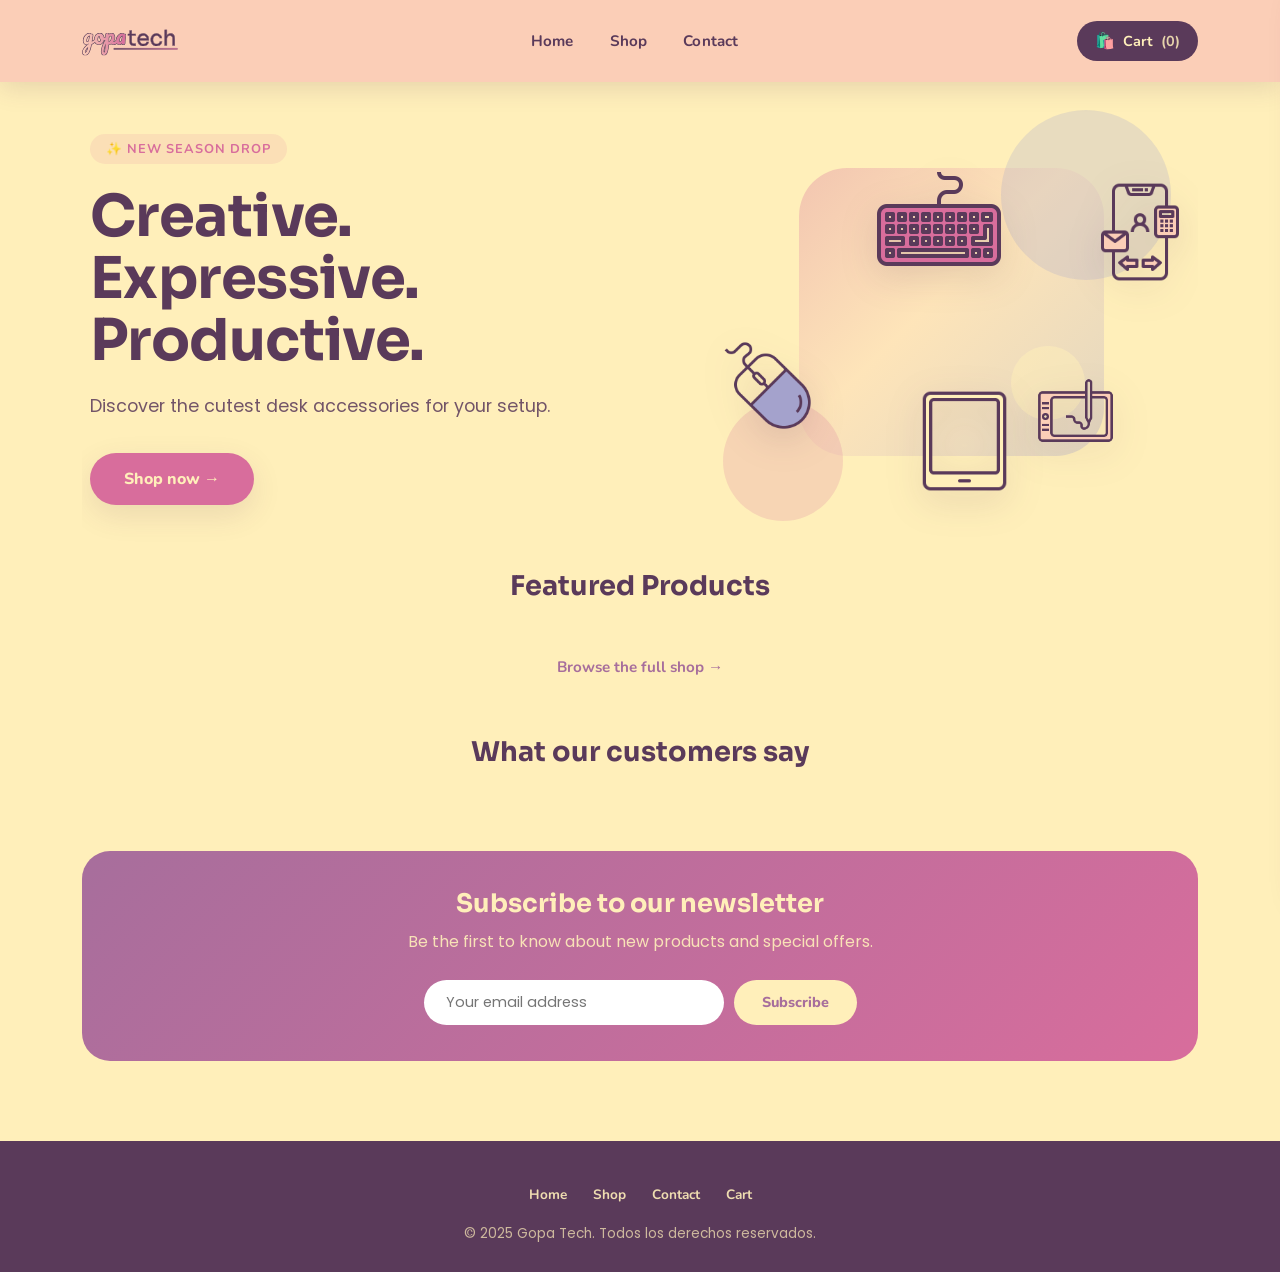
<file: index.html>
<!DOCTYPE html>
<html lang="es">
<head>
  <meta charset="UTF-8" />
  <meta name="viewport" content="width=device-width, initial-scale=1.0" />
  <title>Gopa Tech</title>
  <link rel="stylesheet" href="styles.css" />
</head>
<body>

  <!-- NAVBAR -->
  <header class="navbar">
    <div class="navbar-inner">
      <a href="index.html" class="navbar-brand">
        <img src="img/logo.svg" alt="Gopa Tech" class="logo-imagen" />
      </a>

      <nav class="navbar-nav">
        <ul>
          <li><a href="index.html">Home</a></li>
          <li><a href="tienda.html">Shop</a></li>
          <li><a href="contacto.html">Contact</a></li>
        </ul>
      </nav>

      <button class="link-carrito" id="abrir-carrito">
        <span class="cart-emoji" aria-hidden="true">🛍️</span>
        <span class="cart-label">Cart</span>
        <span id="contador-carrito" class="cart-count">(0)</span>
      </button>
    </div>
  </header>

  <!-- PANEL LATERAL DEL CARRITO -->
  <div id="fondo-carrito" class="fondo-carrito"></div>
  <aside id="panel-carrito" class="panel-carrito">
    <div class="panel-carrito-header">
      <h2>Cart</h2>
      <button id="cerrar-carrito" class="cerrar-carrito" aria-label="Cerrar carrito">✕</button>
    </div>

    <div id="panel-carrito-items" class="panel-carrito-items">
      <!-- Se llena con JavaScript -->
    </div>

    <div class="panel-carrito-footer">
      <p class="panel-carrito-total">Total: <span id="panel-carrito-total">$0</span></p>
      <a href="carrito.html" class="btn-ver-carrito">View full cart</a>
    </div>
  </aside>

  <!-- CONTENIDO PRINCIPAL -->
  <main>

    <!-- HERO -->
    <section class="hero">
      <div class="hero-inner">
        <div class="hero-copy">
          <p class="hero-kicker">✨ New season drop</p>
          <h1 class="hero-title">Creative. Expressive.<br />Productive.</h1>
          <p class="hero-subtitle">Discover the cutest desk accessories for your setup.</p>
          <a href="tienda.html" class="btn-primary">Shop now →</a>
        </div>

        <div class="hero-visual" aria-hidden="true">
          <span class="hero-bg-rect"></span>
          <span class="hero-bg-circle hero-bg-circle--1"></span>
          <span class="hero-bg-circle hero-bg-circle--2"></span>
          <span class="hero-bg-circle hero-bg-circle--3"></span>

          <img src="img/hero-icons/teclado.png" alt="" class="hero-icon hero-icon--1" loading="lazy" />
          <img src="img/hero-icons/raton.png" alt="" class="hero-icon hero-icon--2" loading="lazy" />
          <img src="img/hero-icons/telefono-inteligente.png" alt="" class="hero-icon hero-icon--3" loading="lazy" />
          <img src="img/hero-icons/tableta.png" alt="" class="hero-icon hero-icon--4" loading="lazy" />
          <img src="img/hero-icons/tableta-digitalizadora.png" alt="" class="hero-icon hero-icon--5" loading="lazy" />
        </div>
      </div>
    </section>

    <!-- SECCIÓN PRODUCTOS DESTACADOS -->
    <section class="productos-destacados">
      <h2>Featured Products</h2>

      <div class="contenedor-productos" id="destacados">
      </div>

      <a href="tienda.html" class="ver-catalogo">Browse the full shop →</a>
    </section>

    <!-- SECCIÓN RESEÑAS -->
    <section class="resenas">
      <h2>What our customers say</h2>

      <div id="lista-resenas" class="lista-resenas">
        <!-- Se llena con JavaScript -->
      </div>

    </section>

    <!-- SECCIÓN NEWSLETTER -->
    <section class="newsletter">
      <h2>Subscribe to our newsletter</h2>
      <p>Be the first to know about new products and special offers.</p>
      <form>
        <input type="email" placeholder="Your email address" />
        <button type="submit">Subscribe</button>
      </form>
    </section>

  </main>

  <!-- PIE DE PÁGINA -->
  <footer>
    <div class="footer-inner">
      <nav>
        <ul>
          <li><a href="index.html">Home</a></li>
          <li><a href="tienda.html">Shop</a></li>
          <li><a href="contacto.html">Contact</a></li>
          <li><a href="carrito.html">Cart</a></li>
        </ul>
      </nav>
      <p>© 2025 Gopa Tech. Todos los derechos reservados.</p>
    </div>
  </footer>

  <script src="script.js"></script>
</body>
</html>
</file>
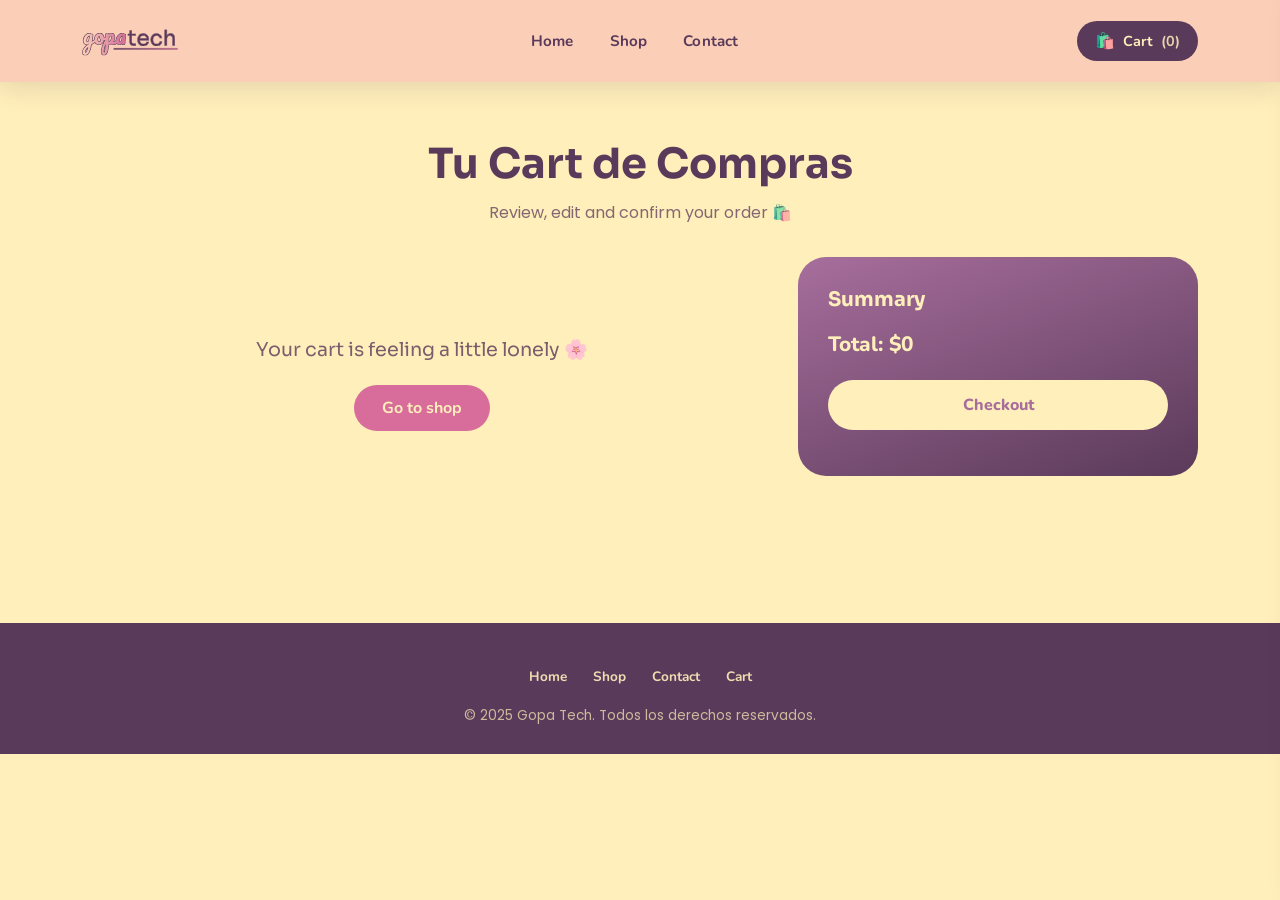
<file: carrito.html>
<!DOCTYPE html>
<html lang="es">
<head>
  <meta charset="UTF-8" />
  <meta name="viewport" content="width=device-width, initial-scale=1.0" />
  <meta name="description" content="Revisá y editá los productos de tu carrito de compras en Gopa Tech." />
  <title>Cart — Gopa Tech</title>
  <link rel="stylesheet" href="styles.css" />
</head>
<body>

  <!-- NAVBAR -->
  <header class="navbar">
    <div class="navbar-inner">
      <a href="index.html" class="navbar-brand">
        <img src="img/logo.svg" alt="Gopa Tech" class="logo-imagen" />
      </a>

      <nav class="navbar-nav">
        <ul>
          <li><a href="index.html">Home</a></li>
          <li><a href="tienda.html">Shop</a></li>
          <li><a href="contacto.html">Contact</a></li>
        </ul>
      </nav>

      <button class="link-carrito" id="abrir-carrito">
        <span class="cart-emoji" aria-hidden="true">🛍️</span>
        <span class="cart-label">Cart</span>
        <span id="contador-carrito" class="cart-count">(0)</span>
      </button>
    </div>
  </header>

  <!-- PANEL LATERAL DEL CARRITO -->
  <div id="fondo-carrito" class="fondo-carrito"></div>
  <aside id="panel-carrito" class="panel-carrito">
    <div class="panel-carrito-header">
      <h2>Tu Cart 🛍️</h2>
      <button id="cerrar-carrito" class="cerrar-carrito" aria-label="Cerrar carrito">✕</button>
    </div>

    <div id="panel-carrito-items" class="panel-carrito-items">
      <!-- Se llena con JavaScript -->
    </div>

    <div class="panel-carrito-footer">
      <p class="panel-carrito-total">Total: <span id="panel-carrito-total">$0</span></p>
      <a href="carrito.html" class="btn-ver-carrito">View full cart</a>
    </div>
  </aside>

  <!-- CONTENIDO PRINCIPAL -->
  <main>

    <!-- TÍTULO -->
    <section class="titulo-pagina">
      <h1>Tu Cart de Compras</h1>
      <p>Review, edit and confirm your order 🛍️</p>
    </section>

    <!-- CONTENEDOR DEL CARRITO -->
    <section class="carrito-pagina">

      <div id="lista-carrito" class="lista-carrito">
        <!-- Se llena con JavaScript -->
      </div>

      <div class="resumen-carrito">
        <h3>Summary</h3>
        <p class="resumen-linea">Total: <span id="total-carrito">$0</span></p>
        <button id="finalizar-compra" class="btn-finalizar">Checkout</button>
        <p id="mensaje-compra" class="mensaje-compra"></p>
      </div>

    </section>

  </main>

  <!-- PIE DE PÁGINA -->
  <footer>
    <div class="footer-inner">
      <nav>
        <ul>
          <li><a href="index.html">Home</a></li>
          <li><a href="tienda.html">Shop</a></li>
          <li><a href="contacto.html">Contact</a></li>
          <li><a href="carrito.html">Cart</a></li>
        </ul>
      </nav>
      <p>© 2025 Gopa Tech. Todos los derechos reservados.</p>
    </div>
  </footer>

  <script src="script.js"></script>
</body>
</html>
</file>
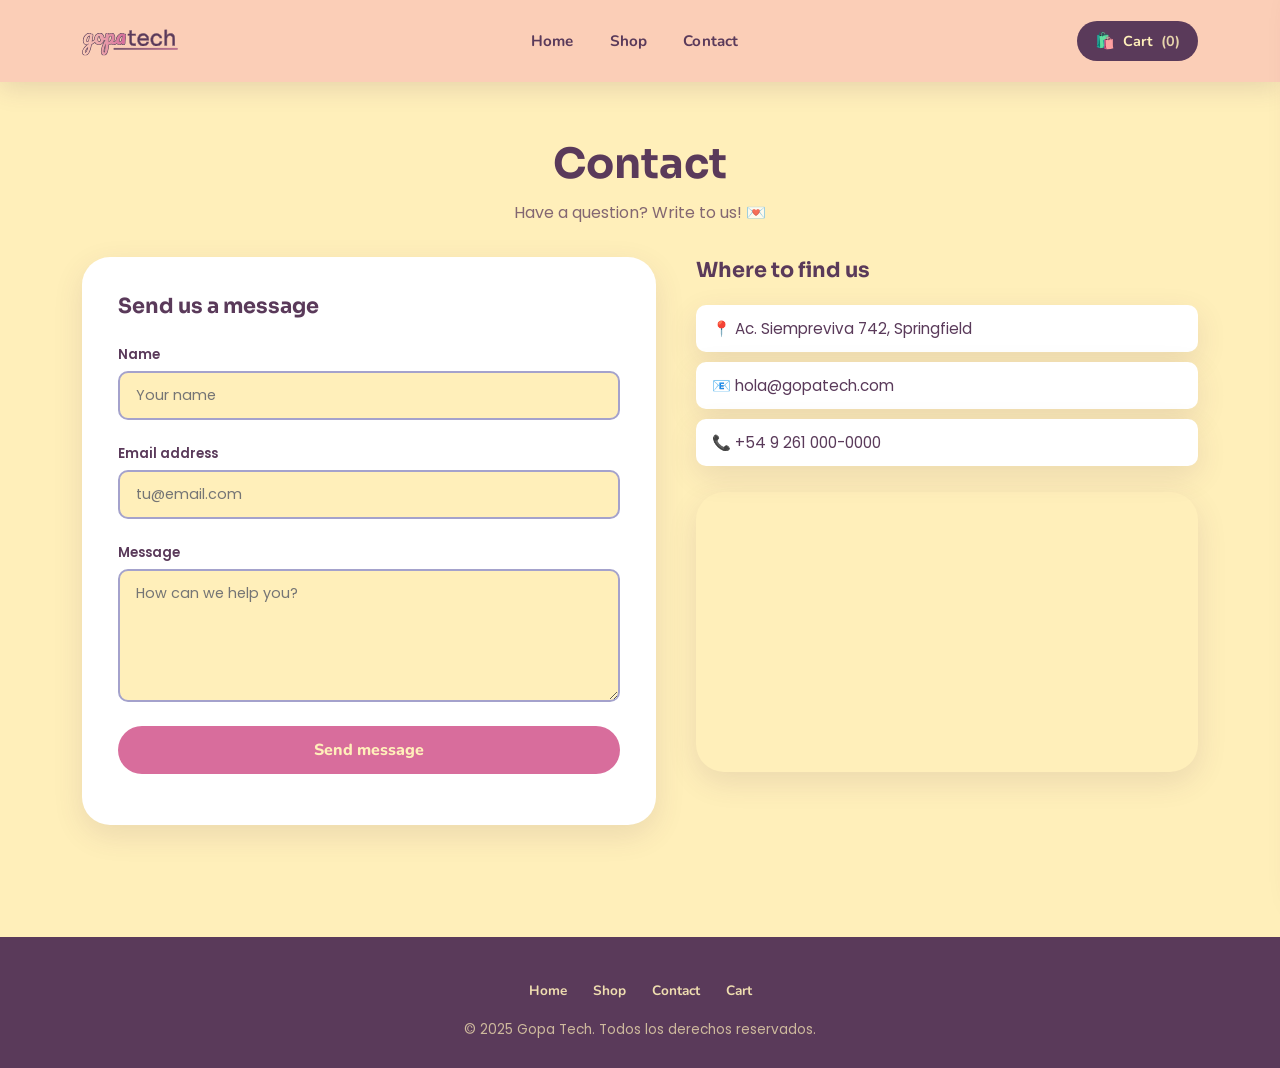
<file: contacto.html>
<!DOCTYPE html>
<html lang="es">
<head>
  <meta charset="UTF-8" />
  <meta name="viewport" content="width=device-width, initial-scale=1.0" />
  <title>Contact — Gopa Tech</title>
  <link rel="stylesheet" href="styles.css" />
  <link rel="stylesheet" href="contacto.css" />
</head>
<body>

  <!-- NAVBAR -->
  <header class="navbar">
    <div class="navbar-inner">
      <a href="index.html" class="navbar-brand">
        <img src="img/logo.svg" alt="Gopa Tech" class="logo-imagen" />
      </a>

      <nav class="navbar-nav">
        <ul>
          <li><a href="index.html">Home</a></li>
          <li><a href="tienda.html">Shop</a></li>
          <li><a href="contacto.html">Contact</a></li>
        </ul>
      </nav>

      <button class="link-carrito" id="abrir-carrito">
        <span class="cart-emoji" aria-hidden="true">🛍️</span>
        <span class="cart-label">Cart</span>
        <span id="contador-carrito" class="cart-count">(0)</span>
      </button>
    </div>
  </header>

  <!-- PANEL LATERAL DEL CARRITO -->
  <div id="fondo-carrito" class="fondo-carrito"></div>
  <aside id="panel-carrito" class="panel-carrito">
    <div class="panel-carrito-header">
      <h2>Tu Cart 🛍️</h2>
      <button id="cerrar-carrito" class="cerrar-carrito" aria-label="Cerrar carrito">✕</button>
    </div>

    <div id="panel-carrito-items" class="panel-carrito-items">
      <!-- Se llena con JavaScript -->
    </div>

    <div class="panel-carrito-footer">
      <p class="panel-carrito-total">Total: <span id="panel-carrito-total">$0</span></p>
      <a href="carrito.html" class="btn-ver-carrito">View full cart</a>
    </div>
  </aside>

  <!-- CONTENIDO PRINCIPAL -->
  <main>

    <!-- TÍTULO -->
    <section class="titulo-pagina">
      <h1>Contact</h1>
      <p>Have a question? Write to us! 💌</p>
    </section>

    <!-- CONTENEDOR CONTACTO -->
    <section class="contacto-contenedor">

      <!-- FORMULARIO -->
      <section class="formulario-contacto">
        <h3>Send us a message</h3>
        <form id="form-contacto" action="https://formspree.io/f/YOUR_FORM_ID" method="POST" novalidate>

          <div class="campo">
            <label for="nombre">Name</label>
            <input type="text" id="nombre" name="nombre" placeholder="Your name" />
            <span class="error-msg" id="error-nombre"></span>
          </div>

          <div class="campo">
            <label for="email">Email address</label>
            <input type="email" id="email" name="email" placeholder="tu@email.com" />
            <span class="error-msg" id="error-email"></span>
          </div>

          <div class="campo">
            <label for="mensaje">Message</label>
            <textarea id="mensaje" name="mensaje" rows="5" placeholder="How can we help you?"></textarea>
            <span class="error-msg" id="error-mensaje"></span>
          </div>

          <button type="submit">Send message</button>
          <p id="exito-contacto" class="exito-msg"></p>

        </form>
      </section>

      <!-- INFO Y MAPA -->
      <section class="info-contacto">
        <h3>Where to find us</h3>

        <ul class="datos">
          <li>📍 Ac. Siempreviva 742, Springfield</li>
          <li>📧 hola@gopatech.com</li>
          <li>📞 +54 9 261 000-0000</li>
        </ul>

        <!-- MAPA EMBEBIDO -->
        <iframe
          src="https://www.google.com/maps/embed?pb=!1m18!1m12!1m3!1d3347.1!2d-68.85!3d-32.89!2m3!1f0!2f0!3f0!3m2!1i1024!2i768!4f13.1!3m3!1m2!1s0x0%3A0x0!2zMzLCsDUzJzI0LjAiUyA2OMKwNTEnMDAuMCJX!5e0!3m2!1ses!2sar!4v1234567890"
          width="100%"
          height="280"
          style="border:0;"
          allowfullscreen=""
          loading="lazy"
          title="Mapa de ubicación Gopa Tech">
        </iframe>

      </section>

    </section>

  </main>

  <!-- PIE DE PÁGINA -->
  <footer>
    <div class="footer-inner">
      <nav>
        <ul>
          <li><a href="index.html">Home</a></li>
          <li><a href="tienda.html">Shop</a></li>
          <li><a href="contacto.html">Contact</a></li>
          <li><a href="carrito.html">Cart</a></li>
        </ul>
      </nav>
      <p>© 2025 Gopa Tech. Todos los derechos reservados.</p>
    </div>
  </footer>

  <script src="script.js"></script>
</body>
</html>
</file>
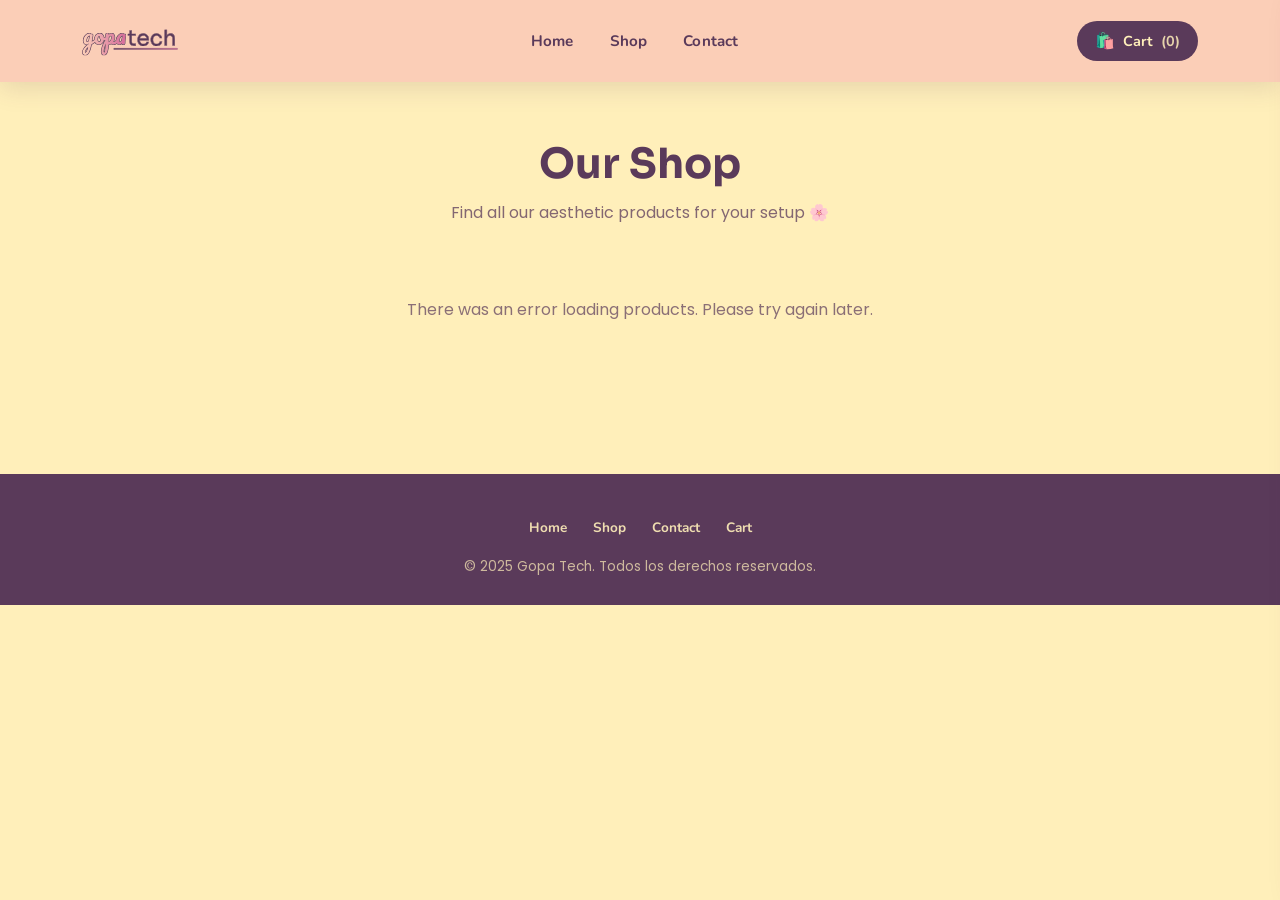
<file: tienda.html>
<!DOCTYPE html>
<html lang="es">
<head>
  <meta charset="UTF-8" />
  <meta name="viewport" content="width=device-width, initial-scale=1.0" />
  <meta name="description" content="Catálogo completo de accesorios de escritorio aesthetic en Gopa Tech: teclados, mousepads, auriculares y más." />
  <title>Shop — Gopa Tech</title>
  <link rel="stylesheet" href="styles.css" />
</head>
<body>

  <!-- NAVBAR -->
  <header class="navbar">
    <div class="navbar-inner">
      <a href="index.html" class="navbar-brand">
        <img src="img/logo.svg" alt="Gopa Tech" class="logo-imagen" />
      </a>

      <nav class="navbar-nav">
        <ul>
          <li><a href="index.html">Home</a></li>
          <li><a href="tienda.html">Shop</a></li>
          <li><a href="contacto.html">Contact</a></li>
        </ul>
      </nav>

      <button class="link-carrito" id="abrir-carrito">
        <span class="cart-emoji" aria-hidden="true">🛍️</span>
        <span class="cart-label">Cart</span>
        <span id="contador-carrito" class="cart-count">(0)</span>
      </button>
    </div>
  </header>

  <!-- PANEL LATERAL DEL CARRITO -->
  <div id="fondo-carrito" class="fondo-carrito"></div>
  <aside id="panel-carrito" class="panel-carrito">
    <div class="panel-carrito-header">
      <h2>Tu Cart 🛍️</h2>
      <button id="cerrar-carrito" class="cerrar-carrito" aria-label="Cerrar carrito">✕</button>
    </div>

    <div id="panel-carrito-items" class="panel-carrito-items">
      <!-- Se llena con JavaScript -->
    </div>

    <div class="panel-carrito-footer">
      <p class="panel-carrito-total">Total: <span id="panel-carrito-total">$0</span></p>
      <a href="carrito.html" class="btn-ver-carrito">View full cart</a>
    </div>
  </aside>

  <!-- CONTENIDO PRINCIPAL -->
  <main>

    <!-- TÍTULO DE LA SECCIÓN -->
    <section class="titulo-pagina">
      <h1>Our Shop</h1>
      <p>Find all our aesthetic products for your setup 🌸</p>
    </section>

    <!-- MENSAJE DE CARGA -->
    <p id="mensaje-carga">Loading products...</p>

    <!-- CATÁLOGO DE PRODUCTOS (se llena con JavaScript) -->
    <section class="catalogo" id="catalogo">
    </section>

  </main>

  <!-- PIE DE PÁGINA -->
  <footer>
    <div class="footer-inner">
      <nav>
        <ul>
          <li><a href="index.html">Home</a></li>
          <li><a href="tienda.html">Shop</a></li>
          <li><a href="contacto.html">Contact</a></li>
          <li><a href="carrito.html">Cart</a></li>
        </ul>
      </nav>
      <p>© 2025 Gopa Tech. Todos los derechos reservados.</p>
    </div>
  </footer>

  <script src="script.js"></script>
</body>
</html>
</file>
<file: styles.css>
/* --- Google Fonts --- */
@import url('https://fonts.googleapis.com/css2?family=Nunito:wght@400;700;800&family=Poppins:wght@400;500&family=Pacifico&family=Sora:wght@400;600;700&display=swap');

/* --- Reset básico --- */
* {
  margin: 0;
  padding: 0;
  box-sizing: border-box;
}

/* ================================
   DESIGN TOKENS
   (misma paleta de siempre, ahora en variables)
   ================================ */
:root {
  --rosa-deep: #a76e9c;
  --rosa: #d86d9c;
  --durazno: #fbceb7;
  --lavanda: #a4a2cc;
  --crema: #ffefba;
  --ink: #5a3a5a;
  --white: #ffffff;

  --font-display: 'Sora', sans-serif;
  --font-heading: 'Nunito', sans-serif;
  --font-body: 'Poppins', sans-serif;
  --font-script: 'Pacifico', cursive;

  --radius-sm: 10px;
  --radius-md: 16px;
  --radius-lg: 28px;
  --radius-pill: 999px;

  --shadow-soft: 0 10px 30px rgba(90, 58, 90, 0.12);
  --shadow-hover: 0 16px 36px rgba(90, 58, 90, 0.18);

  --container: 1180px;
}

body {
  font-family: var(--font-body);
  background-color: var(--crema);
  color: var(--ink);
}

img {
  max-width: 100%;
}

a {
  text-decoration: none;
  color: var(--rosa-deep);
}

ul {
  list-style: none;
}

h1, h2, h3 {
  font-family: var(--font-heading);
}

/* ================================
   NAVBAR (logo + nav + carrito, sticky)
   ================================ */
.navbar {
  position: sticky;
  top: 0;
  z-index: 500;
  background: var(--durazno);
  box-shadow: 0 6px 24px rgba(90, 58, 90, 0.15);
}

.navbar-inner {
  max-width: var(--container);
  margin: 0 auto;
  padding: 14px 32px;
  display: flex;
  align-items: center;
  justify-content: space-between;
  gap: 24px;
}

.navbar-brand {
  display: inline-flex;
  align-items: center;
  flex-shrink: 0;
}

.navbar .logo-imagen {
  max-height: 54px;
  width: auto;
  display: block;
}

.navbar-nav ul {
  display: flex;
  align-items: center;
  gap: 32px;
  flex-wrap: wrap;
}

.navbar-nav a {
  color: var(--ink);
  font-family: var(--font-heading);
  font-weight: 700;
  font-size: 0.95rem;
  letter-spacing: 0.01em;
  padding: 6px 2px;
  border-bottom: 2px solid transparent;
  transition: color 0.2s ease, border-color 0.2s ease;
}

.navbar-nav a:hover {
  color: var(--rosa);
  border-color: var(--rosa);
}

/* ================================
   BOTÓN CARRITO EN NAV
   ================================ */
.link-carrito {
  display: inline-flex;
  align-items: center;
  gap: 8px;
  background-color: var(--ink);
  border: none;
  color: var(--crema);
  font-family: var(--font-heading);
  font-weight: 700;
  font-size: 0.9rem;
  cursor: pointer;
  padding: 10px 18px;
  border-radius: var(--radius-pill);
  transition: background-color 0.2s ease, transform 0.15s ease;
  flex-shrink: 0;
}

.link-carrito:hover {
  background-color: var(--rosa);
  transform: translateY(-1px);
}

.cart-emoji {
  font-size: 1rem;
  line-height: 1;
}

.cart-count {
  opacity: 0.85;
}

/* ================================
   MAIN
   ================================ */
main {
  max-width: var(--container);
  margin: 0 auto;
  padding: 0 32px 40px;
}

/* ================================
   HERO (solo Home)
   ================================ */
.hero {
  position: relative;
  padding: 72px 8px 88px;
  overflow: hidden;
}

.hero-inner {
  display: grid;
  grid-template-columns: 1.1fr 0.9fr;
  align-items: center;
  gap: 40px;
}

.hero-kicker {
  display: inline-block;
  font-family: var(--font-heading);
  font-weight: 700;
  font-size: 0.8rem;
  letter-spacing: 0.08em;
  text-transform: uppercase;
  color: var(--rosa);
  background: rgba(216, 109, 156, 0.12);
  padding: 6px 16px;
  border-radius: var(--radius-pill);
  margin-bottom: 22px;
}

.hero-title {
  font-family: var(--font-display);
  font-weight: 700;
  font-size: clamp(2.4rem, 5vw, 3.6rem);
  line-height: 1.08;
  color: var(--ink);
  margin-bottom: 20px;
  letter-spacing: -0.01em;
}

.hero-subtitle {
  font-size: 1.1rem;
  color: var(--ink);
  opacity: 0.85;
  max-width: 42ch;
  margin-bottom: 34px;
}

.btn-primary {
  display: inline-flex;
  align-items: center;
  gap: 8px;
  background-color: var(--rosa);
  color: var(--crema);
  padding: 15px 34px;
  border-radius: var(--radius-pill);
  font-family: var(--font-heading);
  font-weight: 800;
  font-size: 1rem;
  box-shadow: var(--shadow-soft);
  transition: background-color 0.2s ease, transform 0.18s ease, box-shadow 0.18s ease;
}

.btn-primary:hover {
  background-color: var(--rosa-deep);
  transform: translateY(-2px);
  box-shadow: var(--shadow-hover);
}

.hero-visual {
  position: relative;
  height: 360px;
}

/* Formas geométricas de fondo: solo color/profundidad ambiental, no una
   tarjeta. Muy transparentes, sin borde ni sombra, y por detrás de todo
   (van primero en el HTML; los íconos se apilan encima por orden natural). */
.hero-bg-rect,
.hero-bg-circle {
  position: absolute;
  pointer-events: none;
}

.hero-bg-rect {
  top: 8%;
  left: 18%;
  width: 64%;
  height: 80%;
  border-radius: 48px;
  background: linear-gradient(
    135deg,
    rgba(216, 109, 156, 0.32),
    rgba(251, 206, 183, 0.32) 45%,
    rgba(164, 162, 204, 0.32)
  );
}

.hero-bg-circle {
  border-radius: 50%;
}

.hero-bg-circle--1 {
  width: 170px;
  height: 170px;
  top: -8%;
  right: 4%;
  background: var(--lavanda);
  opacity: 0.25;
}

.hero-bg-circle--2 {
  width: 120px;
  height: 120px;
  bottom: -6%;
  left: 2%;
  background: var(--rosa);
  opacity: 0.2;
}

.hero-bg-circle--3 {
  width: 74px;
  height: 74px;
  bottom: 22%;
  right: 22%;
  background: var(--crema);
  opacity: 0.55;
}

/* Ilustraciones: quedan por encima de las formas de fondo (z-index de
   respaldo, ya alcanza con ir después en el HTML). Tamaño en vw para que se
   achiquen solas en mobile (evita overflow horizontal) y no compiten con el
   copy porque en desktop viven en la columna derecha, y en mobile van debajo. */
.hero-icon {
  position: absolute;
  z-index: 1;
  filter: drop-shadow(0 10px 18px rgba(90, 58, 90, 0.16));
  animation: float-soft 7s ease-in-out infinite;
}

/* Microinteracción sutil: sube/baja unos pocos px y el tilt fijo (--rot)
   oscila apenas unos grados de más — nada exagerado. */
@keyframes float-soft {
  0%, 100% { transform: translateY(0) rotate(var(--rot, 0deg)); }
  50% { transform: translateY(-8px) rotate(calc(var(--rot, 0deg) + 2.5deg)); }
}

.hero-icon--1 {
  width: clamp(64px, 10vw, 128px);
  top: 4%;
  left: 34%;
  --rot: -6deg;
}

.hero-icon--2 {
  width: clamp(46px, 7vw, 92px);
  top: 56%;
  left: 2%;
  --rot: 8deg;
  animation-delay: 0.5s;
}

.hero-icon--3 {
  width: clamp(50px, 8vw, 100px);
  top: 12%;
  right: 0;
  --rot: 5deg;
  animation-delay: 1s;
}

.hero-icon--4 {
  width: clamp(54px, 8vw, 106px);
  bottom: 2%;
  left: 42%;
  --rot: -4deg;
  animation-delay: 1.5s;
}

.hero-icon--5 {
  width: clamp(42px, 6vw, 84px);
  bottom: 14%;
  right: 16%;
  --rot: 10deg;
  animation-delay: 2s;
}

/* ================================
   TÍTULO DE PÁGINA (subpáginas)
   ================================ */
.titulo-pagina {
  text-align: center;
  padding: 56px 8px 8px;
  margin-bottom: 24px;
}

.titulo-pagina h1 {
  font-family: var(--font-display);
  font-weight: 700;
  font-size: clamp(1.9rem, 4vw, 2.6rem);
  color: var(--ink);
  margin-bottom: 10px;
}

.titulo-pagina p {
  font-size: 1rem;
  color: var(--ink);
  opacity: 0.75;
}

/* ================================
   PRODUCTOS DESTACADOS
   ================================ */
.productos-destacados {
  margin-bottom: 72px;
}

.productos-destacados h2,
.resenas h2 {
  font-family: var(--font-display);
  font-weight: 700;
  font-size: 1.7rem;
  color: var(--ink);
  margin-bottom: 34px;
  text-align: center;
}

.contenedor-productos {
  display: grid;
  grid-template-columns: repeat(3, 1fr);
  gap: 24px;
}

.ver-catalogo {
  display: block;
  width: fit-content;
  margin: 28px auto 0;
  color: var(--rosa-deep);
  font-family: var(--font-heading);
  font-weight: 700;
  font-size: 0.95rem;
  border-bottom: 2px solid transparent;
  transition: border-color 0.2s ease, color 0.2s ease;
}

.ver-catalogo:hover {
  color: var(--rosa);
  border-color: var(--rosa);
}

/* el primer destacado toma más protagonismo (mismos datos random de siempre) */
.contenedor-productos .card-producto:first-child {
  grid-column: span 2;
  grid-row: span 2;
}

/* En desktop la card grande abarca 2 filas, pero la imagen tenía un
   aspect-ratio fijo: sobraba altura y quedaba como aire vacío debajo del
   título/CTA. La imagen ahora crece para ocupar ese espacio (más
   protagonismo visual, como se pidió) y el body queda compacto abajo. */
@media (min-width: 901px) {
  .contenedor-productos .card-producto:first-child {
    display: flex;
    flex-direction: column;
  }

  .contenedor-productos .card-producto:first-child .card-media {
    flex: 1;
    aspect-ratio: auto;
    min-height: 0;
  }

  .contenedor-productos .card-producto:first-child .card-body {
    flex: 0 0 auto;
  }

  .contenedor-productos .card-producto:first-child .card-body h3 {
    font-size: 1.3rem;
  }

  .contenedor-productos .card-producto:first-child .card-cta {
    font-size: 0.9rem;
    padding: 10px 22px;
  }
}

/* ================================
   PRODUCT CARDS
   ================================ */
.card-producto {
  background-color: var(--white);
  border-radius: var(--radius-md);
  overflow: hidden;
  text-align: left;
  box-shadow: var(--shadow-soft);
  transition: transform 0.2s ease, box-shadow 0.2s ease;
  display: flex;
  flex-direction: column;
}

.card-producto:hover {
  transform: translateY(-4px);
  box-shadow: var(--shadow-hover);
}

.card-media {
  position: relative;
  aspect-ratio: 1 / 1;
  background-color: var(--durazno);
  overflow: hidden;
}

.card-media img {
  width: 100%;
  height: 100%;
  object-fit: cover;
  display: block;
  transition: transform 0.35s ease;
}

.card-producto:hover .card-media img {
  transform: scale(1.05);
}

.card-price {
  position: absolute;
  top: 12px;
  right: 12px;
  background: var(--crema);
  color: var(--rosa-deep);
  font-family: var(--font-heading);
  font-weight: 800;
  font-size: 0.95rem;
  padding: 6px 14px;
  border-radius: var(--radius-pill);
  box-shadow: 0 4px 10px rgba(90, 58, 90, 0.15);
}

.card-body {
  padding: 16px 18px 18px;
  display: flex;
  flex-direction: column;
  align-items: flex-start;
  gap: 12px;
  flex: 1;
}

.card-body h3 {
  font-size: 1rem;
  font-weight: 600;
  color: var(--ink);
  line-height: 1.3;
}

.card-cta {
  align-self: flex-start;
  background-color: transparent;
  color: var(--rosa-deep);
  border: 2px solid var(--rosa-deep);
  padding: 8px 18px;
  border-radius: var(--radius-pill);
  font-family: var(--font-heading);
  font-weight: 700;
  font-size: 0.85rem;
  cursor: pointer;
  transition: background-color 0.18s ease, color 0.18s ease, transform 0.18s ease;
  display: inline-block;
}

.card-producto:hover .card-cta,
.card-cta:focus-visible {
  background-color: var(--rosa);
  border-color: var(--rosa);
  color: var(--crema);
  transform: translateY(-1px);
}

/* ================================
   RESEÑAS
   ================================ */
.resenas {
  margin-bottom: 72px;
}

.lista-resenas {
  display: grid;
  grid-template-columns: repeat(3, 1fr);
  gap: 20px;
}

.card-resena {
  position: relative;
  background-color: var(--lavanda);
  border-radius: var(--radius-md);
  padding: 30px 26px 26px;
  box-shadow: var(--shadow-soft);
  overflow: hidden;
}

.card-resena::before {
  content: "\201C";
  position: absolute;
  top: -18px;
  right: 14px;
  font-family: var(--font-display);
  font-size: 5.5rem;
  color: rgba(255, 255, 255, 0.18);
  line-height: 1;
}

.card-resena p {
  position: relative;
  font-size: 0.95rem;
  color: var(--crema);
  margin-bottom: 10px;
  font-style: italic;
}

.card-resena p strong {
  font-style: normal;
  color: var(--crema);
}

.card-resena .estrellas {
  font-size: 0.9rem;
  margin-bottom: 8px;
  font-style: normal;
}

/* ================================
   NEWSLETTER
   ================================ */
.newsletter {
  background: linear-gradient(135deg, var(--rosa-deep), var(--rosa));
  border-radius: var(--radius-lg);
  padding: 48px 40px;
  text-align: center;
  margin-bottom: 48px;
}

.newsletter h2 {
  font-family: var(--font-display);
  font-size: 1.6rem;
  color: var(--crema);
  margin-bottom: 10px;
}

.newsletter p {
  color: var(--crema);
  opacity: 0.9;
  margin-bottom: 26px;
}

.newsletter form {
  display: flex;
  justify-content: center;
  gap: 10px;
  flex-wrap: wrap;
}

.newsletter input {
  padding: 12px 22px;
  border-radius: var(--radius-pill);
  border: none;
  font-family: var(--font-body);
  font-size: 0.9rem;
  width: 300px;
}

.newsletter button {
  padding: 12px 28px;
  border-radius: var(--radius-pill);
  border: none;
  background-color: var(--crema);
  color: var(--rosa-deep);
  font-family: var(--font-heading);
  font-weight: 800;
  font-size: 0.9rem;
  cursor: pointer;
  transition: transform 0.15s ease;
}

.newsletter button:hover {
  transform: translateY(-1px);
}

/* Composición más compacta en desktop: se mantenía el mismo "aire" que en
   mobile pero multiplicado, y quedaba una página muy espaciada. Se achica
   solo acá (≥901px); mobile/tablet no se tocan. */
@media (min-width: 901px) {
  .hero {
    padding: 52px 8px 64px;
  }

  .productos-destacados {
    margin-bottom: 56px;
  }

  .productos-destacados h2,
  .resenas h2 {
    margin-bottom: 26px;
  }

  .resenas {
    margin-bottom: 56px;
  }

  .newsletter {
    padding: 36px 40px;
    margin-bottom: 40px;
  }
}

/* ================================
   FOOTER
   ================================ */
footer {
  background-color: var(--ink);
  padding: 40px 32px 28px;
}

footer .footer-inner {
  max-width: var(--container);
  margin: 0 auto;
  display: flex;
  flex-direction: column;
  align-items: center;
  gap: 18px;
  text-align: center;
}

footer p {
  color: var(--crema);
  opacity: 0.7;
  font-size: 0.85rem;
}

footer nav ul {
  display: flex;
  justify-content: center;
  gap: 26px;
  background-color: transparent;
  padding: 0;
}

footer nav ul li a {
  color: var(--crema);
  font-family: var(--font-heading);
  font-weight: 700;
  font-size: 0.85rem;
  opacity: 0.9;
}

footer nav ul li a:hover {
  color: var(--durazno);
  opacity: 1;
}

/* ================================
   CATÁLOGO (Shop)
   ================================ */
.catalogo {
  display: grid;
  grid-template-columns: repeat(auto-fill, minmax(230px, 1fr));
  gap: 24px;
  margin-bottom: 72px;
}

#mensaje-carga {
  text-align: center;
  padding: 40px 0;
  color: var(--ink);
  opacity: 0.7;
}

/* ================================
   PANEL LATERAL DEL CARRITO
   ================================ */
.fondo-carrito {
  position: fixed;
  top: 0;
  left: 0;
  width: 100%;
  height: 100%;
  background-color: rgba(90, 58, 90, 0.45);
  z-index: 998;
  display: none;
}

.fondo-carrito.activo {
  display: block;
}

.panel-carrito {
  position: fixed;
  top: 0;
  right: -380px;
  width: 350px;
  height: 100%;
  background-color: var(--crema);
  z-index: 999;
  padding: 28px;
  display: flex;
  flex-direction: column;
  transition: right 0.3s ease;
  box-shadow: -8px 0 30px rgba(90, 58, 90, 0.22);
}

.panel-carrito.activo {
  right: 0;
}

.panel-carrito-header {
  display: flex;
  justify-content: space-between;
  align-items: center;
  margin-bottom: 22px;
  border-bottom: 2px solid var(--lavanda);
  padding-bottom: 16px;
}

.panel-carrito-header h2 {
  font-family: var(--font-display);
  font-size: 1.3rem;
  color: var(--ink);
}

.cerrar-carrito {
  background: none;
  border: none;
  font-size: 1.3rem;
  color: var(--ink);
  cursor: pointer;
  transition: transform 0.15s ease;
}

.cerrar-carrito:hover {
  transform: rotate(90deg);
  color: var(--rosa);
}

.panel-carrito-items {
  flex: 1;
  overflow-y: auto;
}

.panel-item {
  display: flex;
  gap: 14px;
  align-items: center;
  margin-bottom: 16px;
  padding-bottom: 16px;
  border-bottom: 1px solid rgba(167, 110, 156, 0.2);
}

.panel-item img {
  width: 60px;
  height: 60px;
  object-fit: cover;
  border-radius: var(--radius-sm);
  background-color: var(--white);
}

.panel-item-info {
  flex: 1;
}

.panel-item-info h4 {
  font-size: 0.85rem;
  color: var(--ink);
  margin-bottom: 4px;
  font-weight: 600;
}

.panel-item-info p {
  font-size: 0.8rem;
  color: var(--rosa-deep);
  font-weight: 700;
}

.panel-item-cantidad {
  font-size: 0.75rem;
  color: var(--ink);
  opacity: 0.7;
}

.panel-carrito-footer {
  border-top: 2px solid var(--lavanda);
  padding-top: 18px;
}

.panel-carrito-total {
  font-family: var(--font-heading);
  font-weight: 800;
  font-size: 1.1rem;
  color: var(--ink);
  margin-bottom: 16px;
  text-align: center;
}

.btn-ver-carrito {
  display: block;
  text-align: center;
  background-color: var(--rosa);
  color: var(--crema);
  padding: 12px;
  border-radius: var(--radius-pill);
  font-family: var(--font-heading);
  font-weight: 700;
  transition: background-color 0.2s ease;
}

.btn-ver-carrito:hover {
  background-color: var(--rosa-deep);
}

.carrito-vacio-mensaje {
  text-align: center;
  color: var(--ink);
  opacity: 0.75;
  padding: 40px 10px;
  font-size: 0.95rem;
}

/* ================================
   PÁGINA CARRITO COMPLETA
   ================================ */
.carrito-pagina {
  display: flex;
  gap: 36px;
  align-items: flex-start;
  margin-bottom: 72px;
}

.lista-carrito {
  flex: 2;
  display: flex;
  flex-direction: column;
  gap: 14px;
}

.item-carrito {
  display: flex;
  align-items: center;
  gap: 20px;
  background-color: var(--white);
  border-radius: var(--radius-md);
  padding: 16px 20px;
  box-shadow: var(--shadow-soft);
}

.item-carrito img {
  width: 76px;
  height: 76px;
  object-fit: cover;
  border-radius: var(--radius-sm);
  background-color: var(--durazno);
  flex-shrink: 0;
}

.item-carrito-info {
  flex: 1;
  min-width: 0;
}

.item-carrito-info h4 {
  font-size: 1rem;
  color: var(--ink);
  margin-bottom: 5px;
  font-weight: 600;
}

.item-carrito-info p {
  font-size: 0.9rem;
  color: var(--rosa-deep);
  font-weight: 700;
}

.item-carrito-cantidad {
  display: flex;
  align-items: center;
  gap: 10px;
}

.btn-cantidad {
  background-color: var(--crema);
  color: var(--ink);
  border: 2px solid var(--lavanda);
  width: 28px;
  height: 28px;
  border-radius: 50%;
  font-size: 1rem;
  font-weight: 700;
  cursor: pointer;
  transition: background-color 0.15s ease;
}

.btn-cantidad:hover {
  background-color: var(--rosa);
  border-color: var(--rosa);
  color: var(--crema);
}

.cantidad-numero {
  font-family: var(--font-heading);
  font-weight: 700;
  color: var(--ink);
  min-width: 20px;
  text-align: center;
}

.item-carrito-subtotal {
  font-family: var(--font-heading);
  font-weight: 800;
  color: var(--rosa-deep);
  min-width: 80px;
  text-align: right;
}

.btn-eliminar {
  background: none;
  border: none;
  font-size: 1.15rem;
  cursor: pointer;
  color: var(--ink);
  opacity: 0.55;
  transition: opacity 0.15s ease;
}

.btn-eliminar:hover {
  opacity: 1;
}

.resumen-carrito {
  flex: 1;
  background: linear-gradient(160deg, var(--rosa-deep), var(--ink));
  border-radius: var(--radius-lg);
  padding: 30px;
  position: sticky;
  top: 96px;
}

.resumen-carrito h3 {
  font-family: var(--font-display);
  font-size: 1.25rem;
  color: var(--crema);
  margin-bottom: 18px;
}

.resumen-linea {
  font-family: var(--font-heading);
  font-weight: 800;
  font-size: 1.3rem;
  color: var(--crema);
  margin-bottom: 22px;
}

.btn-finalizar {
  width: 100%;
  padding: 14px;
  background-color: var(--crema);
  color: var(--rosa-deep);
  border: none;
  border-radius: var(--radius-pill);
  font-family: var(--font-heading);
  font-weight: 800;
  font-size: 1rem;
  cursor: pointer;
  transition: transform 0.15s ease;
}

.btn-finalizar:hover {
  transform: translateY(-2px);
}

.mensaje-compra {
  margin-top: 16px;
  text-align: center;
  font-weight: 700;
  color: var(--crema);
}

.carrito-vacio-pagina {
  text-align: center;
  padding: 80px 20px;
  color: var(--ink);
}

.carrito-vacio-pagina p {
  font-family: var(--font-display);
  font-size: 1.2rem;
  opacity: 0.8;
  margin-bottom: 8px;
}

.carrito-vacio-pagina a {
  display: inline-block;
  margin-top: 15px;
  background-color: var(--rosa);
  color: var(--crema);
  padding: 12px 28px;
  border-radius: var(--radius-pill);
  font-family: var(--font-heading);
  font-weight: 700;
  transition: background-color 0.2s ease;
}

.carrito-vacio-pagina a:hover {
  background-color: var(--rosa-deep);
}

/* ================================
   MEDIA QUERIES
   ================================ */

/* Tablet */
@media (max-width: 900px) {
  .hero-inner {
    grid-template-columns: 1fr;
    text-align: center;
  }

  .hero-copy {
    display: flex;
    flex-direction: column;
    align-items: center;
  }

  .hero-visual {
    height: 240px;
  }

  .contenedor-productos {
    grid-template-columns: repeat(2, 1fr);
  }

  .contenedor-productos .card-producto:first-child {
    grid-column: span 2;
    grid-row: auto;
  }

  .contenedor-productos .card-producto:first-child .card-media {
    aspect-ratio: 16 / 9;
  }
}

@media (max-width: 768px) {
  .lista-resenas {
    grid-template-columns: repeat(2, 1fr);
  }

  .navbar-inner {
    padding: 12px 20px;
    flex-wrap: wrap;
    row-gap: 10px;
  }

  .navbar-nav ul {
    gap: 20px;
  }

  main {
    padding: 0 20px 40px;
  }
}

/* Mobile */
@media (max-width: 480px) {
  .navbar-inner {
    justify-content: center;
  }

  .navbar-brand {
    order: 1;
    width: 100%;
    justify-content: center;
  }

  .navbar-nav {
    order: 2;
  }

  .link-carrito {
    order: 3;
  }

  .hero {
    padding: 40px 8px 56px;
  }

  .hero-visual {
    height: 190px;
  }

  /* una menos para no amontonar en pantallas muy chicas */
  .hero-icon--5 {
    display: none;
  }

  .contenedor-productos {
    grid-template-columns: 1fr 1fr;
  }

  .contenedor-productos .card-producto:first-child {
    grid-column: span 2;
  }

  .catalogo {
    grid-template-columns: 1fr 1fr;
  }

  .lista-resenas {
    grid-template-columns: 1fr;
  }

  footer nav ul {
    flex-wrap: wrap;
    gap: 14px;
  }

  .panel-carrito {
    width: 85%;
    right: -100%;
  }

  .carrito-pagina {
    flex-direction: column;
  }

  .resumen-carrito {
    width: 100%;
    position: static;
  }

  .item-carrito {
    flex-wrap: wrap;
  }
}
</file>
<file: contacto.css>
/* --- CONTENEDOR PRINCIPAL --- */
.contacto-contenedor {
  display: flex;
  gap: 40px;
  align-items: flex-start;
  margin-bottom: 72px;
}

/* --- FORMULARIO --- */
.formulario-contacto {
  flex: 1;
  background-color: var(--white);
  border-radius: var(--radius-lg);
  padding: 36px;
  box-shadow: var(--shadow-soft);
}

.formulario-contacto h3 {
  font-family: var(--font-display);
  font-size: 1.3rem;
  color: var(--ink);
  margin-bottom: 26px;
}

.campo {
  display: flex;
  flex-direction: column;
  margin-bottom: 20px;
}

.campo label {
  font-size: 0.82rem;
  color: var(--ink);
  margin-bottom: 6px;
  font-weight: 600;
}

.campo input,
.campo textarea {
  padding: 12px 16px;
  border: 2px solid var(--lavanda);
  border-radius: var(--radius-sm);
  font-family: var(--font-body);
  font-size: 0.9rem;
  color: var(--ink);
  background-color: var(--crema);
  resize: vertical;
  transition: border-color 0.18s ease;
}

.campo input:focus,
.campo textarea:focus {
  outline: none;
  border-color: var(--rosa);
}

.formulario-contacto button {
  width: 100%;
  padding: 13px;
  background-color: var(--rosa);
  color: var(--crema);
  border: none;
  border-radius: var(--radius-pill);
  font-family: var(--font-heading);
  font-weight: 800;
  font-size: 1rem;
  cursor: pointer;
  transition: background-color 0.2s ease, transform 0.15s ease;
}

.formulario-contacto button:hover {
  background-color: var(--rosa-deep);
  transform: translateY(-1px);
}

.error-msg {
  color: var(--rosa);
  font-size: 0.8rem;
  margin-top: 4px;
  display: block;
  font-weight: 600;
}

.campo input.input-error,
.campo textarea.input-error {
  border-color: var(--rosa);
}

.exito-msg {
  margin-top: 15px;
  text-align: center;
  color: var(--rosa-deep);
  font-weight: 700;
  font-family: var(--font-heading);
}

/* --- INFO Y MAPA --- */
.info-contacto {
  flex: 1;
}

.info-contacto h3 {
  font-family: var(--font-display);
  font-size: 1.3rem;
  color: var(--ink);
  margin-bottom: 22px;
}

.datos {
  list-style: none;
  margin-bottom: 26px;
  display: flex;
  flex-direction: column;
  gap: 10px;
}

.datos li {
  font-size: 0.95rem;
  color: var(--ink);
  background-color: var(--white);
  padding: 12px 16px;
  border-radius: var(--radius-sm);
  box-shadow: var(--shadow-soft);
}

.info-contacto iframe {
  border-radius: var(--radius-lg);
  width: 100%;
  box-shadow: var(--shadow-soft);
}

/* ================================
   MEDIA QUERIES — CONTACTO
   ================================ */

@media (max-width: 768px) {
  .contacto-contenedor {
    flex-direction: column;
  }

  .formulario-contacto,
  .info-contacto {
    width: 100%;
  }
}

@media (max-width: 480px) {
  .formulario-contacto {
    padding: 22px;
  }

  .campo input,
  .campo textarea {
    width: 100%;
  }
}
</file>
